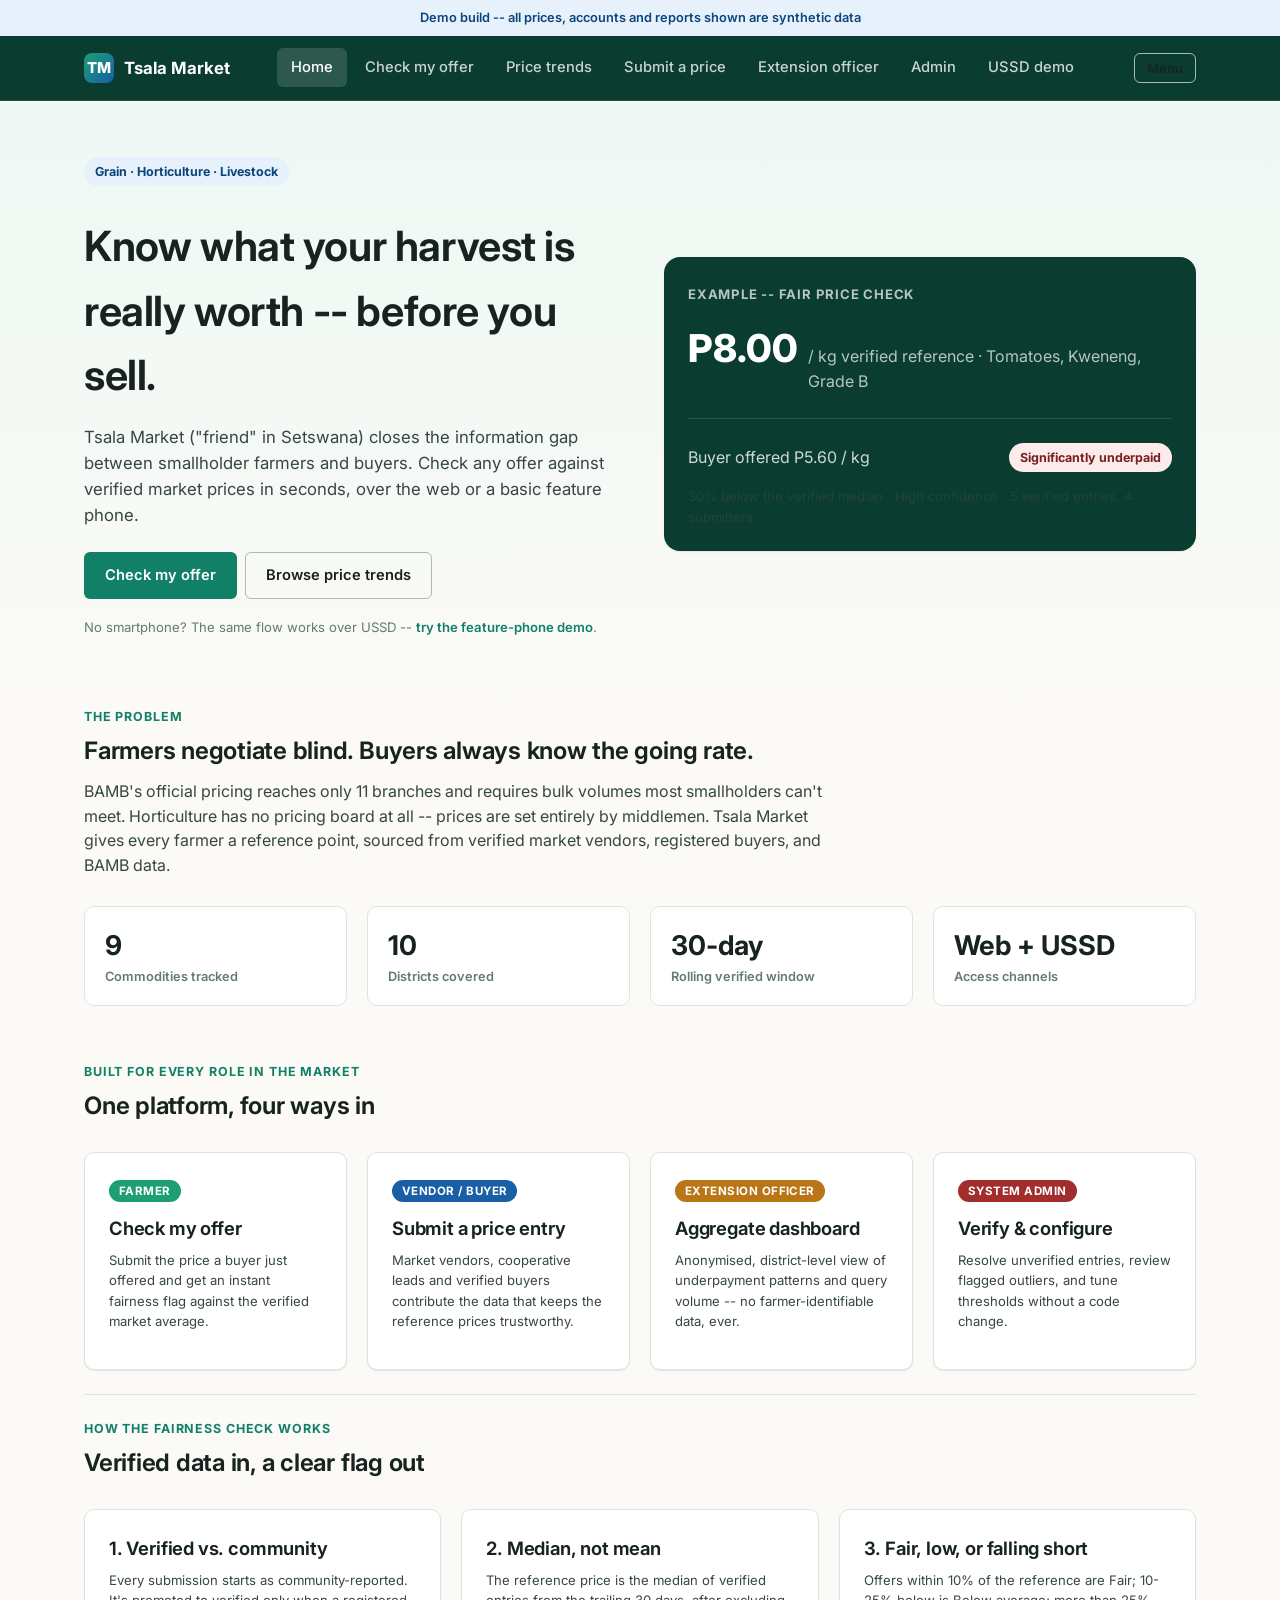
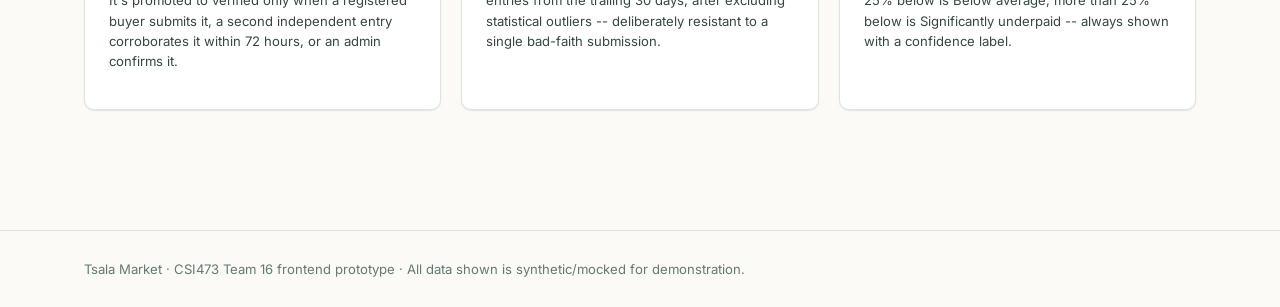
<file: index.html>
<!DOCTYPE html>
<html lang="en">
<head>
<meta charset="UTF-8">
<meta name="viewport" content="width=device-width, initial-scale=1.0">
<title>Tsala Market -- Fair prices for Botswana's smallholder farmers</title>
<link rel="icon" href="data:,">
<link rel="preconnect" href="https://fonts.googleapis.com">
<link href="https://fonts.googleapis.com/css2?family=Inter:wght@400;500;600;650;700;800&display=swap" rel="stylesheet">
<link rel="stylesheet" href="assets/css/styles.css">
</head>
<body>

<div id="app-nav"></div>

<header class="page" style="padding-top:56px; padding-bottom: 56px; background: linear-gradient(180deg, var(--brand-50), var(--paper-0));">
  <div class="container">
    <div class="grid grid-2" style="align-items:center; gap: 48px;">
      <div>
        <span class="badge badge-community" style="margin-bottom:16px;">Grain &middot; Horticulture &middot; Livestock</span>
        <h1 style="font-size:2.6rem; margin-top:12px;">Know what your harvest is really worth -- before you sell.</h1>
        <p style="font-size:1.05rem; max-width:520px;">
          Tsala Market ("friend" in Setswana) closes the information gap between smallholder farmers and buyers.
          Check any offer against verified market prices in seconds, over the web or a basic feature phone.
        </p>
        <div class="tag-row" style="margin-top:24px;">
          <a class="btn btn-primary" href="pages/check-price.html">Check my offer</a>
          <a class="btn btn-outline" href="pages/dashboard.html">Browse price trends</a>
        </div>
        <p class="small muted" style="margin-top:18px;">
          No smartphone? The same flow works over USSD --
          <a href="pages/ussd-simulator.html" style="color:var(--brand-700); font-weight:600;">try the feature-phone demo</a>.
        </p>
      </div>
      <div class="card" style="background: var(--brand-900); border: none;">
        <div style="color:#fff;">
          <span class="small" style="opacity:.7; font-weight:700; text-transform:uppercase; letter-spacing:.06em;">Example -- fair price check</span>
          <div style="display:flex; align-items:baseline; gap:10px; margin-top:14px;">
            <span style="font-size:2.4rem; font-weight:800;">P8.00</span>
            <span style="opacity:.7;">/ kg verified reference &middot; Tomatoes, Kweneng, Grade B</span>
          </div>
          <div class="divider" style="background:rgba(255,255,255,.12);"></div>
          <div style="display:flex; justify-content:space-between; align-items:center;">
            <span style="opacity:.8;">Buyer offered P5.60 / kg</span>
            <span class="badge badge-underpaid">Significantly underpaid</span>
          </div>
          <p class="small" style="opacity:.6; margin-top:14px; margin-bottom:0;">
            30% below the verified median &middot; High confidence &middot; 5 verified entries, 4 submitters
          </p>
        </div>
      </div>
    </div>
  </div>
</header>

<main class="page" style="padding-top:0;">
  <div class="container">

    <section class="section-head">
      <span class="eyebrow">The problem</span>
      <h2>Farmers negotiate blind. Buyers always know the going rate.</h2>
      <p style="max-width:760px;">
        BAMB's official pricing reaches only 11 branches and requires bulk volumes most smallholders can't meet.
        Horticulture has no pricing board at all -- prices are set entirely by middlemen. Tsala Market gives every
        farmer a reference point, sourced from verified market vendors, registered buyers, and BAMB data.
      </p>
    </section>

    <div class="grid grid-4" style="margin-bottom:56px;">
      <div class="stat"><div class="stat-value">9</div><div class="stat-label">Commodities tracked</div></div>
      <div class="stat"><div class="stat-value">10</div><div class="stat-label">Districts covered</div></div>
      <div class="stat"><div class="stat-value">30-day</div><div class="stat-label">Rolling verified window</div></div>
      <div class="stat"><div class="stat-value">Web + USSD</div><div class="stat-label">Access channels</div></div>
    </div>

    <section class="section-head">
      <span class="eyebrow">Built for every role in the market</span>
      <h2>One platform, four ways in</h2>
    </section>

    <div class="grid grid-4">
      <a class="card card-flat" href="pages/check-price.html">
        <span class="role-pill" style="background:var(--brand-600);">Farmer</span>
        <h3 style="margin-top:12px;">Check my offer</h3>
        <p class="small">Submit the price a buyer just offered and get an instant fairness flag against the verified market average.</p>
      </a>
      <a class="card card-flat" href="pages/submit-entry.html">
        <span class="role-pill" style="background:var(--blue-600);">Vendor / buyer</span>
        <h3 style="margin-top:12px;">Submit a price entry</h3>
        <p class="small">Market vendors, cooperative leads and verified buyers contribute the data that keeps the reference prices trustworthy.</p>
      </a>
      <a class="card card-flat" href="pages/extension-officer.html">
        <span class="role-pill" style="background:var(--amber-600);">Extension officer</span>
        <h3 style="margin-top:12px;">Aggregate dashboard</h3>
        <p class="small">Anonymised, district-level view of underpayment patterns and query volume -- no farmer-identifiable data, ever.</p>
      </a>
      <a class="card card-flat" href="pages/admin.html">
        <span class="role-pill" style="background:var(--danger-600);">System admin</span>
        <h3 style="margin-top:12px;">Verify &amp; configure</h3>
        <p class="small">Resolve unverified entries, review flagged outliers, and tune thresholds without a code change.</p>
      </a>
    </div>

    <div class="divider"></div>

    <section class="section-head">
      <span class="eyebrow">How the fairness check works</span>
      <h2>Verified data in, a clear flag out</h2>
    </section>
    <div class="grid grid-3">
      <div class="card card-flat">
        <h3>1. Verified vs. community</h3>
        <p class="small">Every submission starts as community-reported. It's promoted to verified only when a registered buyer submits it, a second independent entry corroborates it within 72 hours, or an admin confirms it.</p>
      </div>
      <div class="card card-flat">
        <h3>2. Median, not mean</h3>
        <p class="small">The reference price is the median of verified entries from the trailing 30 days, after excluding statistical outliers -- deliberately resistant to a single bad-faith submission.</p>
      </div>
      <div class="card card-flat">
        <h3>3. Fair, low, or falling short</h3>
        <p class="small">Offers within 10% of the reference are Fair; 10-25% below is Below average; more than 25% below is Significantly underpaid -- always shown with a confidence label.</p>
      </div>
    </div>

  </div>
</main>

<footer class="footer">
  <div class="container">
    Tsala Market &middot; CSI473 Team 16 frontend prototype &middot; All data shown is synthetic/mocked for demonstration.
  </div>
</footer>

<script src="assets/js/mock-data.js"></script>
<script src="assets/js/store.js"></script>
<script src="assets/js/nav.js"></script>
<script>renderNav("", "home");</script>
</body>
</html>
</file>
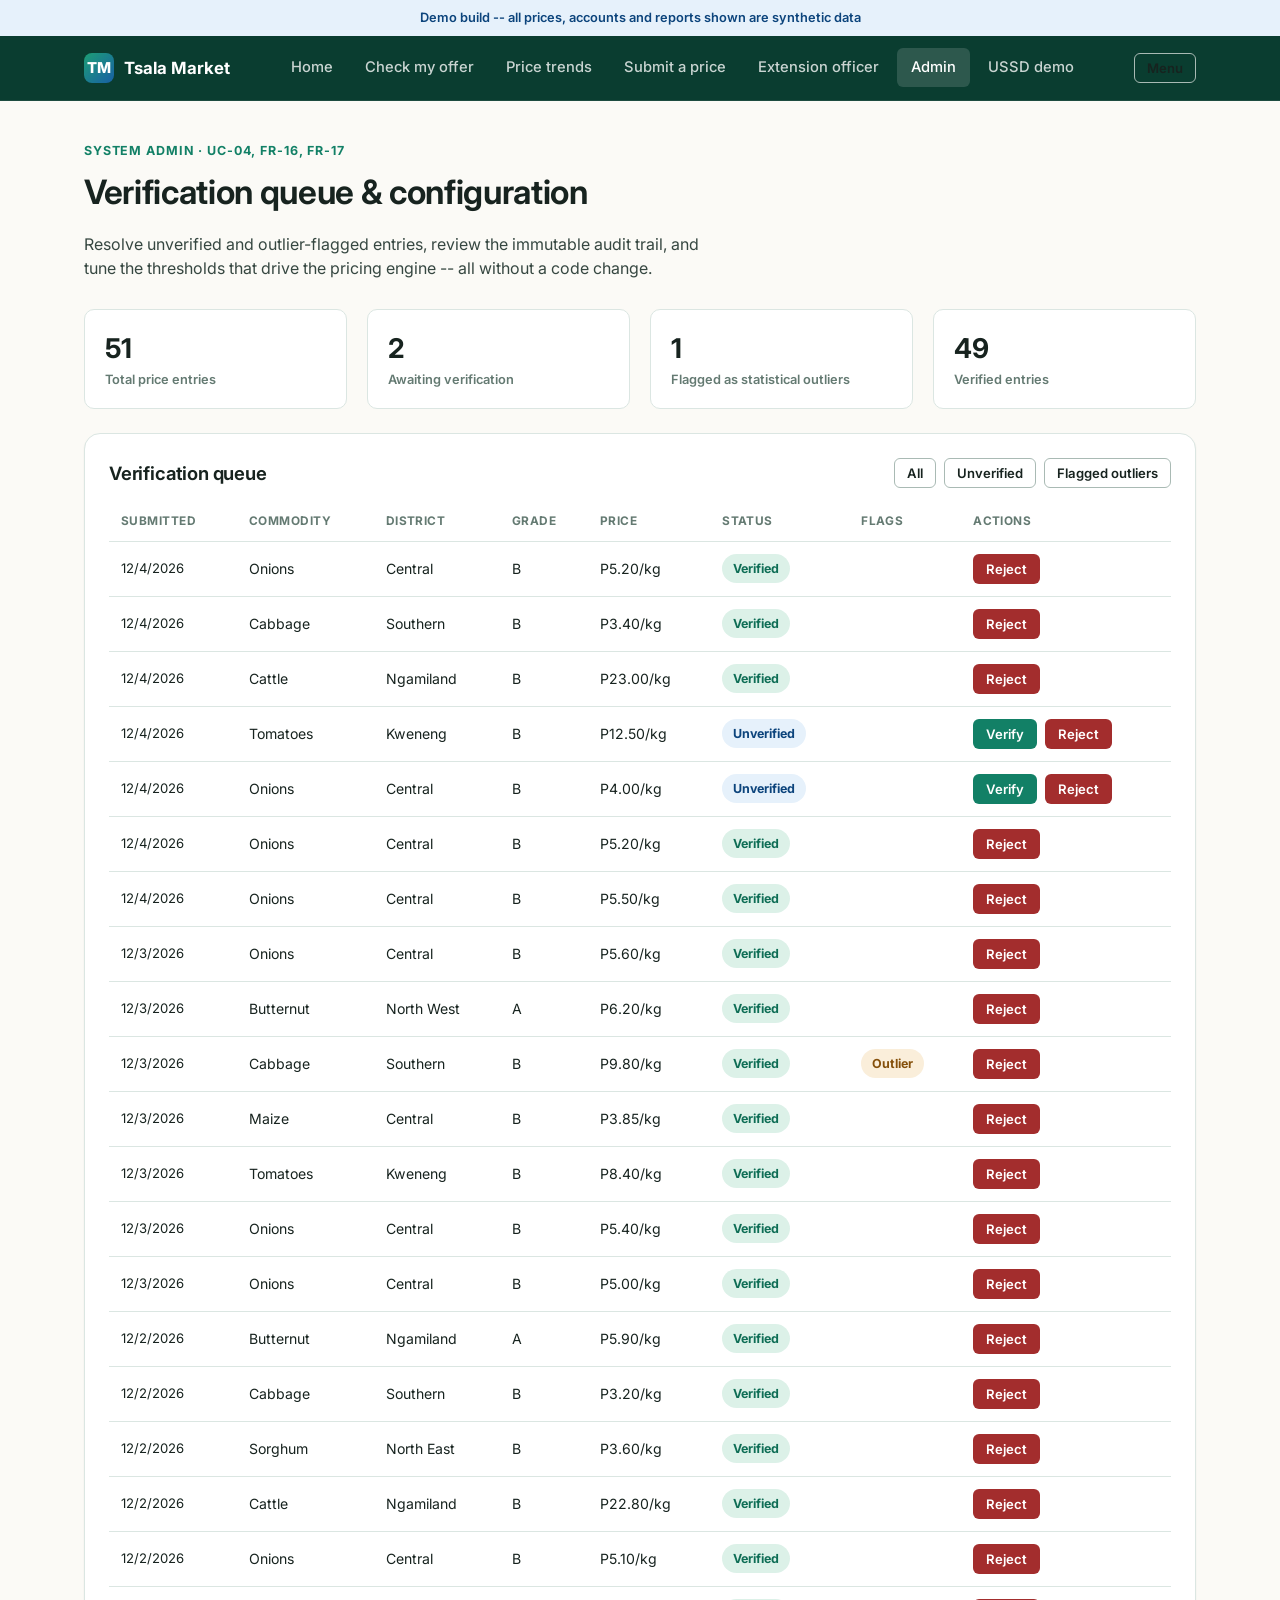
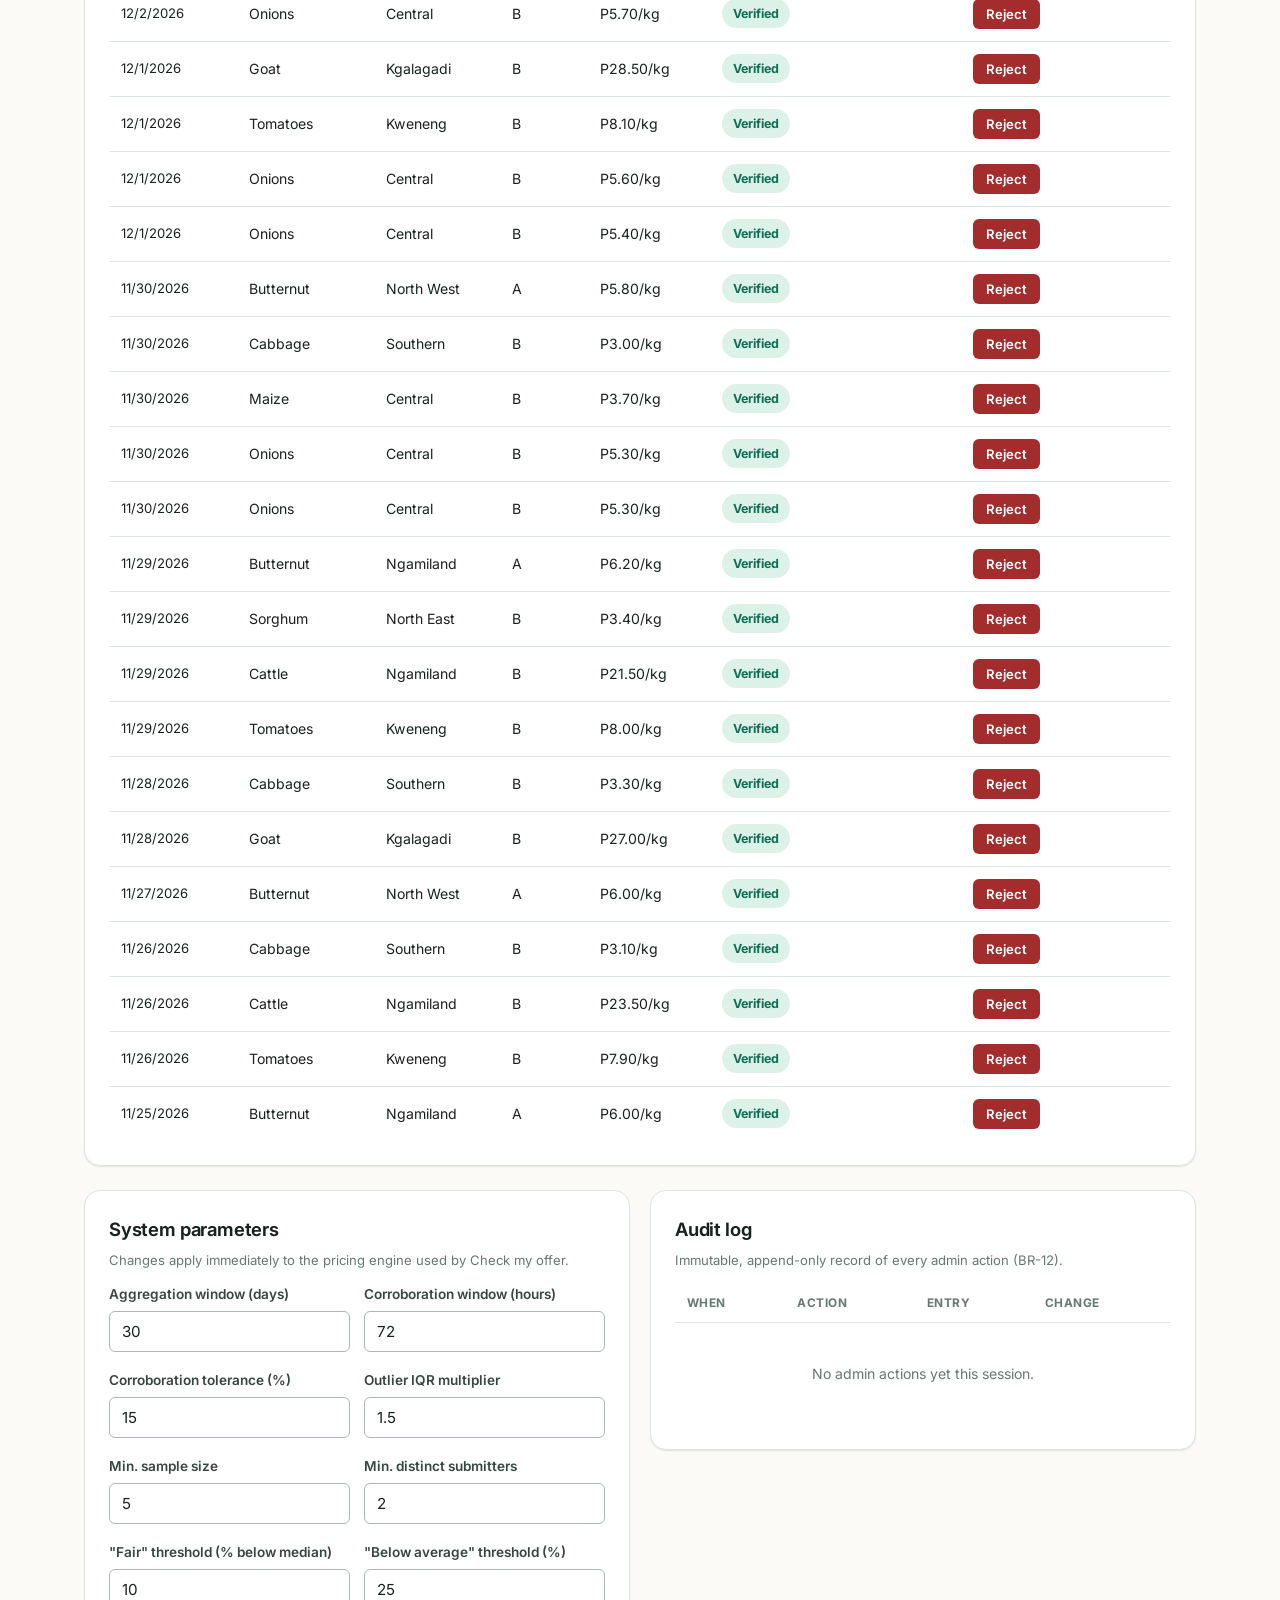
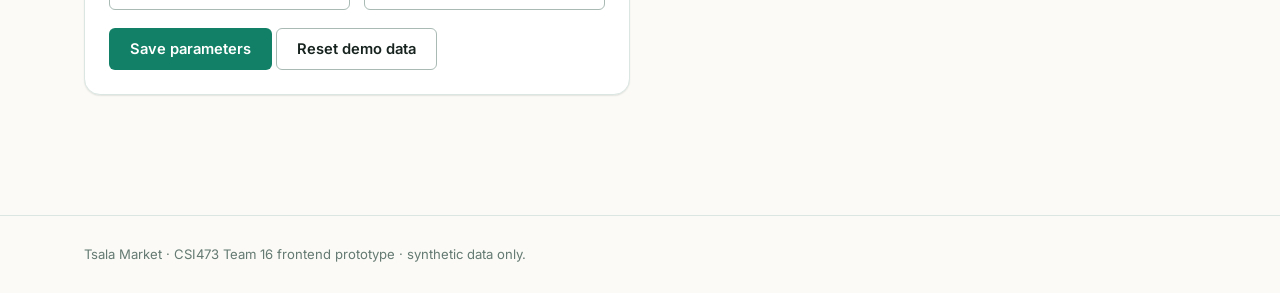
<file: pages/admin.html>
<!DOCTYPE html>
<html lang="en">
<head>
<meta charset="UTF-8">
<meta name="viewport" content="width=device-width, initial-scale=1.0">
<title>Admin -- Tsala Market</title>
<link rel="icon" href="data:,">
<link rel="preconnect" href="https://fonts.googleapis.com">
<link href="https://fonts.googleapis.com/css2?family=Inter:wght@400;500;600;650;700;800&display=swap" rel="stylesheet">
<link rel="stylesheet" href="../assets/css/styles.css">
</head>
<body>

<div id="app-nav"></div>

<main class="page">
  <div class="container">
    <div class="section-head">
      <span class="eyebrow">System admin &middot; UC-04, FR-16, FR-17</span>
      <h1>Verification queue &amp; configuration</h1>
      <p style="max-width:640px;">Resolve unverified and outlier-flagged entries, review the immutable audit trail, and tune the thresholds that drive the pricing engine -- all without a code change.</p>
    </div>

    <div class="grid grid-4" style="margin-bottom:24px;" id="admin-stats"></div>

    <div class="card" style="margin-bottom:24px;">
      <div style="display:flex; align-items:center; justify-content:space-between; margin-bottom:14px;">
        <h3 style="margin:0;">Verification queue</h3>
        <div class="tag-row">
          <button class="btn btn-outline btn-sm" id="filter-all">All</button>
          <button class="btn btn-outline btn-sm" id="filter-unverified">Unverified</button>
          <button class="btn btn-outline btn-sm" id="filter-outliers">Flagged outliers</button>
        </div>
      </div>
      <div class="table-wrap">
        <table>
          <thead><tr><th>Submitted</th><th>Commodity</th><th>District</th><th>Grade</th><th>Price</th><th>Status</th><th>Flags</th><th>Actions</th></tr></thead>
          <tbody id="queue-body"></tbody>
        </table>
      </div>
    </div>

    <div class="grid grid-2" style="align-items:start;">
      <div class="card">
        <h3>System parameters</h3>
        <p class="small muted">Changes apply immediately to the pricing engine used by Check my offer.</p>
        <form id="params-form">
          <div class="field-row">
            <div class="field">
              <label>Aggregation window (days)</label>
              <input type="number" id="p-window" min="1" step="1">
            </div>
            <div class="field">
              <label>Corroboration window (hours)</label>
              <input type="number" id="p-corrhours" min="1" step="1">
            </div>
          </div>
          <div class="field-row">
            <div class="field">
              <label>Corroboration tolerance (%)</label>
              <input type="number" id="p-corrtol" min="0" step="1">
            </div>
            <div class="field">
              <label>Outlier IQR multiplier</label>
              <input type="number" id="p-iqr" min="0.5" step="0.1">
            </div>
          </div>
          <div class="field-row">
            <div class="field">
              <label>Min. sample size</label>
              <input type="number" id="p-minsample" min="1" step="1">
            </div>
            <div class="field">
              <label>Min. distinct submitters</label>
              <input type="number" id="p-minsub" min="1" step="1">
            </div>
          </div>
          <div class="field-row">
            <div class="field">
              <label>"Fair" threshold (% below median)</label>
              <input type="number" id="p-fair" min="0" step="1">
            </div>
            <div class="field">
              <label>"Below average" threshold (%)</label>
              <input type="number" id="p-below" min="0" step="1">
            </div>
          </div>
          <button class="btn btn-primary" type="submit">Save parameters</button>
          <button class="btn btn-outline" type="button" id="reset-demo">Reset demo data</button>
        </form>
      </div>

      <div class="card">
        <h3>Audit log</h3>
        <p class="small muted">Immutable, append-only record of every admin action (BR-12).</p>
        <div class="table-wrap" style="max-height:420px; overflow-y:auto;">
          <table>
            <thead><tr><th>When</th><th>Action</th><th>Entry</th><th>Change</th></tr></thead>
            <tbody id="audit-body"></tbody>
          </table>
        </div>
      </div>
    </div>
  </div>
</main>

<footer class="footer">
  <div class="container">Tsala Market &middot; CSI473 Team 16 frontend prototype &middot; synthetic data only.</div>
</footer>

<script src="../assets/js/mock-data.js"></script>
<script src="../assets/js/store.js"></script>
<script src="../assets/js/pricing-engine.js"></script>
<script src="../assets/js/nav.js"></script>
<script src="../assets/js/admin.js"></script>
<script>renderNav("../", "admin");</script>
</body>
</html>
</file>
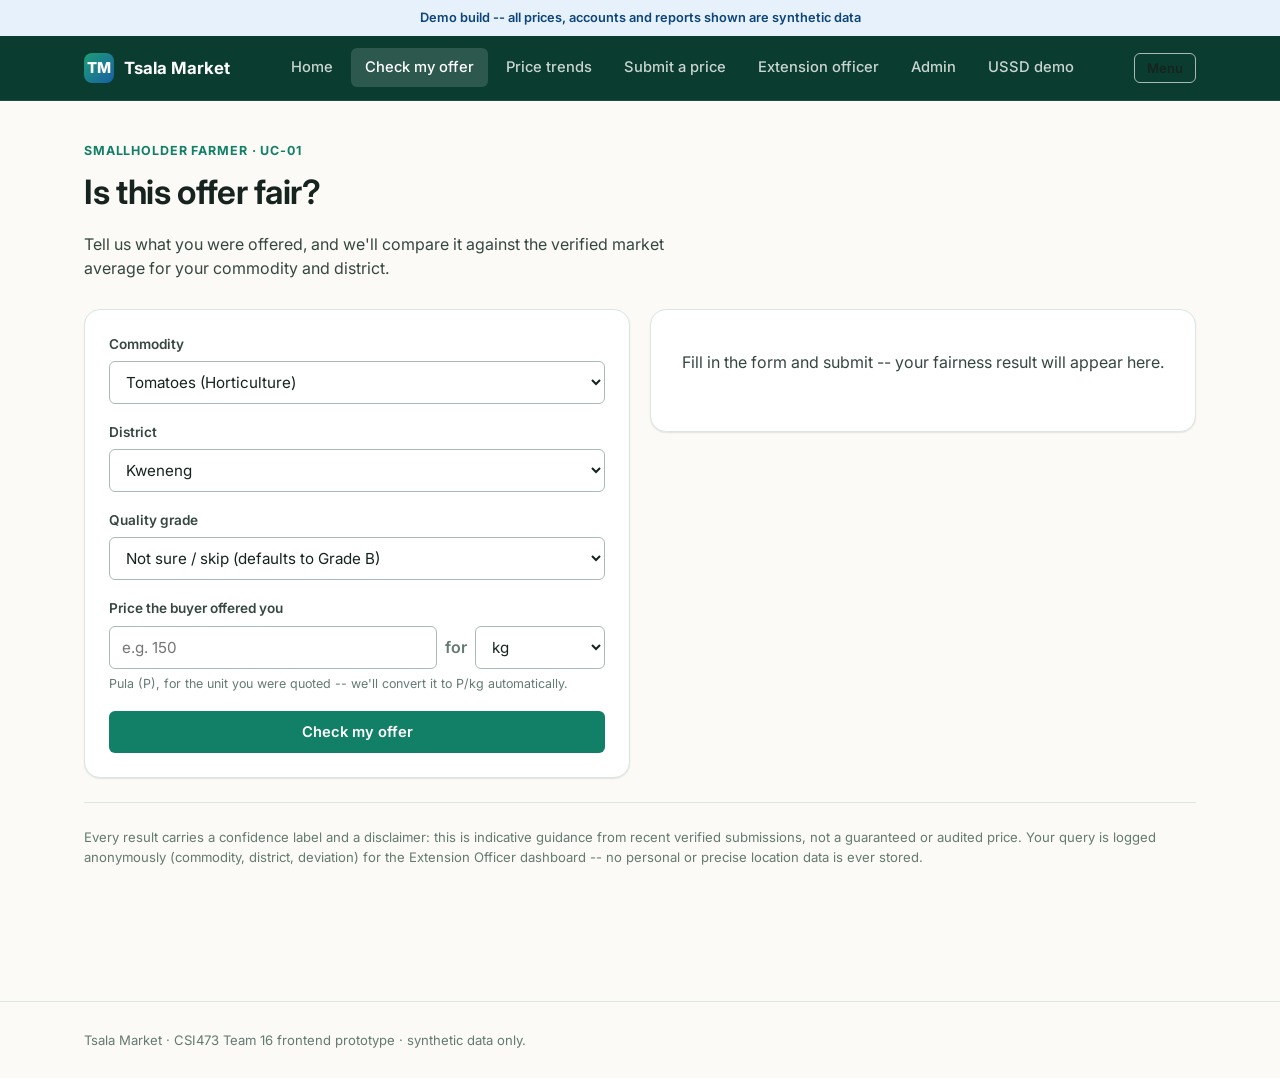
<file: pages/check-price.html>
<!DOCTYPE html>
<html lang="en">
<head>
<meta charset="UTF-8">
<meta name="viewport" content="width=device-width, initial-scale=1.0">
<title>Check my offer -- Tsala Market</title>
<link rel="icon" href="data:,">
<link rel="preconnect" href="https://fonts.googleapis.com">
<link href="https://fonts.googleapis.com/css2?family=Inter:wght@400;500;600;650;700;800&display=swap" rel="stylesheet">
<link rel="stylesheet" href="../assets/css/styles.css">
</head>
<body>

<div id="app-nav"></div>

<main class="page">
  <div class="container">
    <div class="section-head">
      <span class="eyebrow">Smallholder farmer &middot; UC-01</span>
      <h1>Is this offer fair?</h1>
      <p style="max-width:600px;">Tell us what you were offered, and we'll compare it against the verified market average for your commodity and district.</p>
    </div>

    <div class="grid grid-2" style="align-items:start;">
      <form class="card" id="check-form">
        <div class="field">
          <label for="commodity">Commodity</label>
          <select id="commodity" required></select>
        </div>
        <div class="field">
          <label for="district">District</label>
          <select id="district" required></select>
        </div>
        <div class="field">
          <label for="grade">Quality grade</label>
          <select id="grade">
            <option value="">Not sure / skip (defaults to Grade B)</option>
            <option value="A">Grade A -- premium</option>
            <option value="B">Grade B -- standard</option>
            <option value="C">Grade C -- below standard</option>
          </select>
        </div>
        <div class="field">
          <label for="amount">Price the buyer offered you</label>
          <div class="input-group">
            <input type="number" id="amount" min="0" step="0.01" placeholder="e.g. 150" required>
            <span style="display:flex;align-items:center;color:var(--ink-500);font-weight:600;">for</span>
            <select id="unit" required></select>
          </div>
          <div class="hint">Pula (P), for the unit you were quoted -- we'll convert it to P/kg automatically.</div>
        </div>
        <button class="btn btn-primary btn-block" type="submit">Check my offer</button>
      </form>

      <div id="result-panel" class="card empty-state">
        <p>Fill in the form and submit -- your fairness result will appear here.</p>
      </div>
    </div>

    <div class="divider"></div>
    <p class="small muted">
      Every result carries a confidence label and a disclaimer: this is indicative guidance from recent verified
      submissions, not a guaranteed or audited price. Your query is logged anonymously (commodity, district, deviation)
      for the Extension Officer dashboard -- no personal or precise location data is ever stored.
    </p>
  </div>
</main>

<footer class="footer">
  <div class="container">Tsala Market &middot; CSI473 Team 16 frontend prototype &middot; synthetic data only.</div>
</footer>

<script src="../assets/js/mock-data.js"></script>
<script src="../assets/js/store.js"></script>
<script src="../assets/js/pricing-engine.js"></script>
<script src="../assets/js/nav.js"></script>
<script src="../assets/js/check-price.js"></script>
<script>renderNav("../", "check");</script>
</body>
</html>
</file>
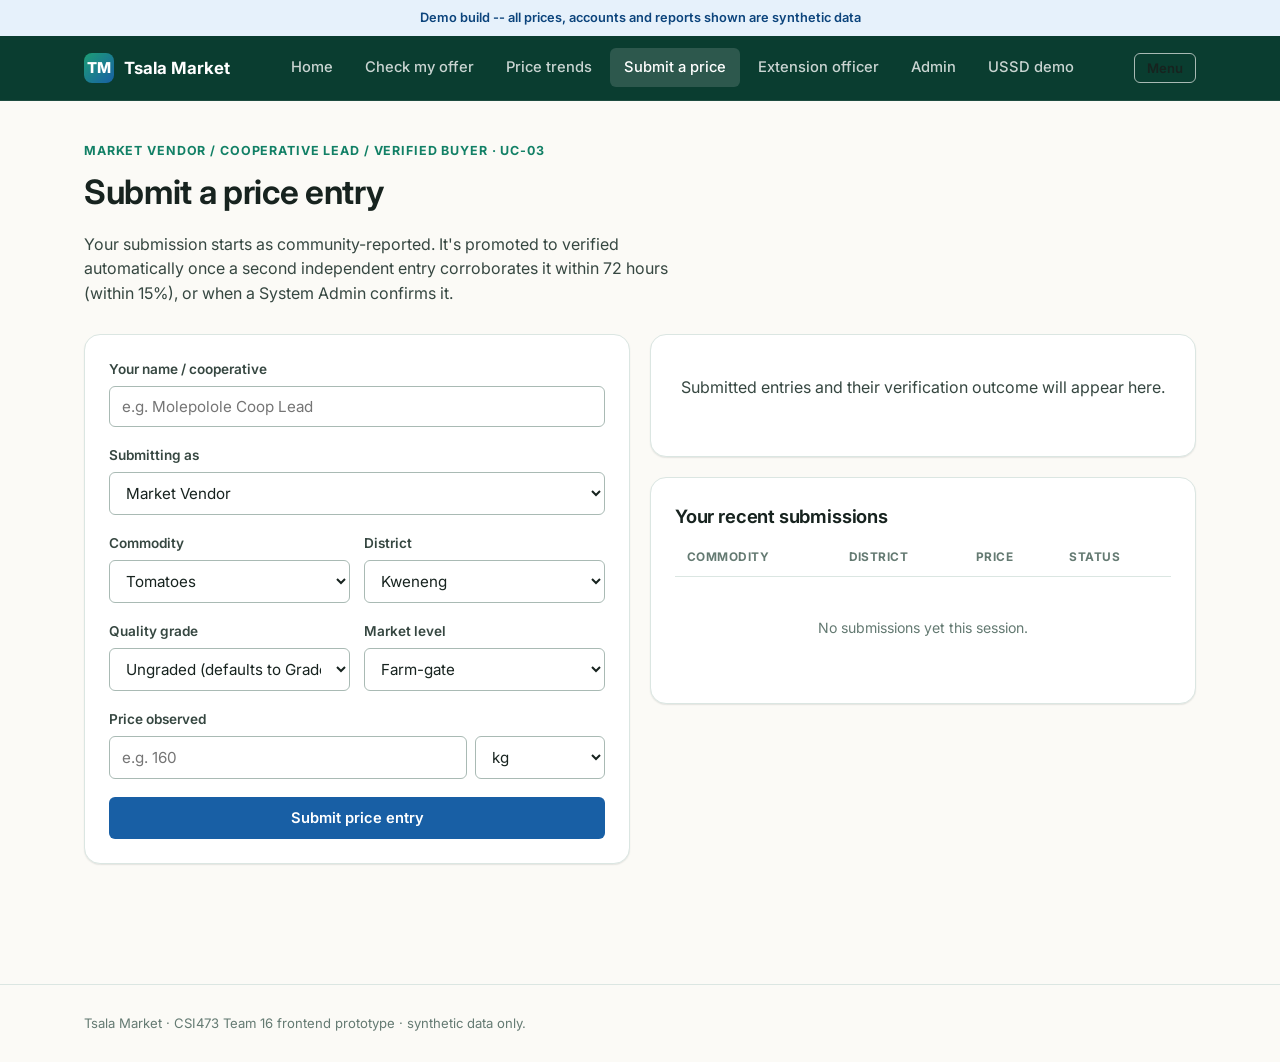
<file: pages/submit-entry.html>
<!DOCTYPE html>
<html lang="en">
<head>
<meta charset="UTF-8">
<meta name="viewport" content="width=device-width, initial-scale=1.0">
<title>Submit a price entry -- Tsala Market</title>
<link rel="icon" href="data:,">
<link rel="preconnect" href="https://fonts.googleapis.com">
<link href="https://fonts.googleapis.com/css2?family=Inter:wght@400;500;600;650;700;800&display=swap" rel="stylesheet">
<link rel="stylesheet" href="../assets/css/styles.css">
</head>
<body>

<div id="app-nav"></div>

<main class="page">
  <div class="container">
    <div class="section-head">
      <span class="eyebrow">Market vendor / cooperative lead / verified buyer &middot; UC-03</span>
      <h1>Submit a price entry</h1>
      <p style="max-width:620px;">Your submission starts as community-reported. It's promoted to verified automatically once a second independent entry corroborates it within 72 hours (within 15%), or when a System Admin confirms it.</p>
    </div>

    <div class="grid grid-2" style="align-items:start;">
      <form class="card" id="submit-form">
        <div class="field">
          <label for="submitter-name">Your name / cooperative</label>
          <input type="text" id="submitter-name" placeholder="e.g. Molepolole Coop Lead" required>
        </div>
        <div class="field">
          <label for="role">Submitting as</label>
          <select id="role">
            <option>Market Vendor</option>
            <option>Cooperative Lead</option>
            <option>Verified Buyer</option>
          </select>
        </div>
        <div class="field-row">
          <div class="field">
            <label for="commodity">Commodity</label>
            <select id="commodity"></select>
          </div>
          <div class="field">
            <label for="district">District</label>
            <select id="district"></select>
          </div>
        </div>
        <div class="field-row">
          <div class="field">
            <label for="grade">Quality grade</label>
            <select id="grade">
              <option value="">Ungraded (defaults to Grade B)</option>
              <option value="A">Grade A</option>
              <option value="B">Grade B</option>
              <option value="C">Grade C</option>
            </select>
          </div>
          <div class="field">
            <label for="market-level">Market level</label>
            <select id="market-level">
              <option value="FarmGate">Farm-gate</option>
              <option value="Wholesale">Wholesale / municipal</option>
              <option value="Retail">Retail</option>
            </select>
          </div>
        </div>
        <div class="field">
          <label for="amount">Price observed</label>
          <div class="input-group">
            <input type="number" id="amount" min="0" step="0.01" placeholder="e.g. 160" required>
            <select id="unit" required></select>
          </div>
        </div>
        <button class="btn btn-secondary btn-block" type="submit">Submit price entry</button>
      </form>

      <div>
        <div id="submit-result" class="card empty-state" style="margin-bottom:20px;">
          <p>Submitted entries and their verification outcome will appear here.</p>
        </div>
        <div class="card">
          <h3>Your recent submissions</h3>
          <div class="table-wrap">
            <table>
              <thead><tr><th>Commodity</th><th>District</th><th>Price</th><th>Status</th></tr></thead>
              <tbody id="my-entries-body"></tbody>
            </table>
          </div>
        </div>
      </div>
    </div>
  </div>
</main>

<footer class="footer">
  <div class="container">Tsala Market &middot; CSI473 Team 16 frontend prototype &middot; synthetic data only.</div>
</footer>

<script src="../assets/js/mock-data.js"></script>
<script src="../assets/js/store.js"></script>
<script src="../assets/js/pricing-engine.js"></script>
<script src="../assets/js/nav.js"></script>
<script src="../assets/js/submit-entry.js"></script>
<script>renderNav("../", "submit");</script>
</body>
</html>
</file>
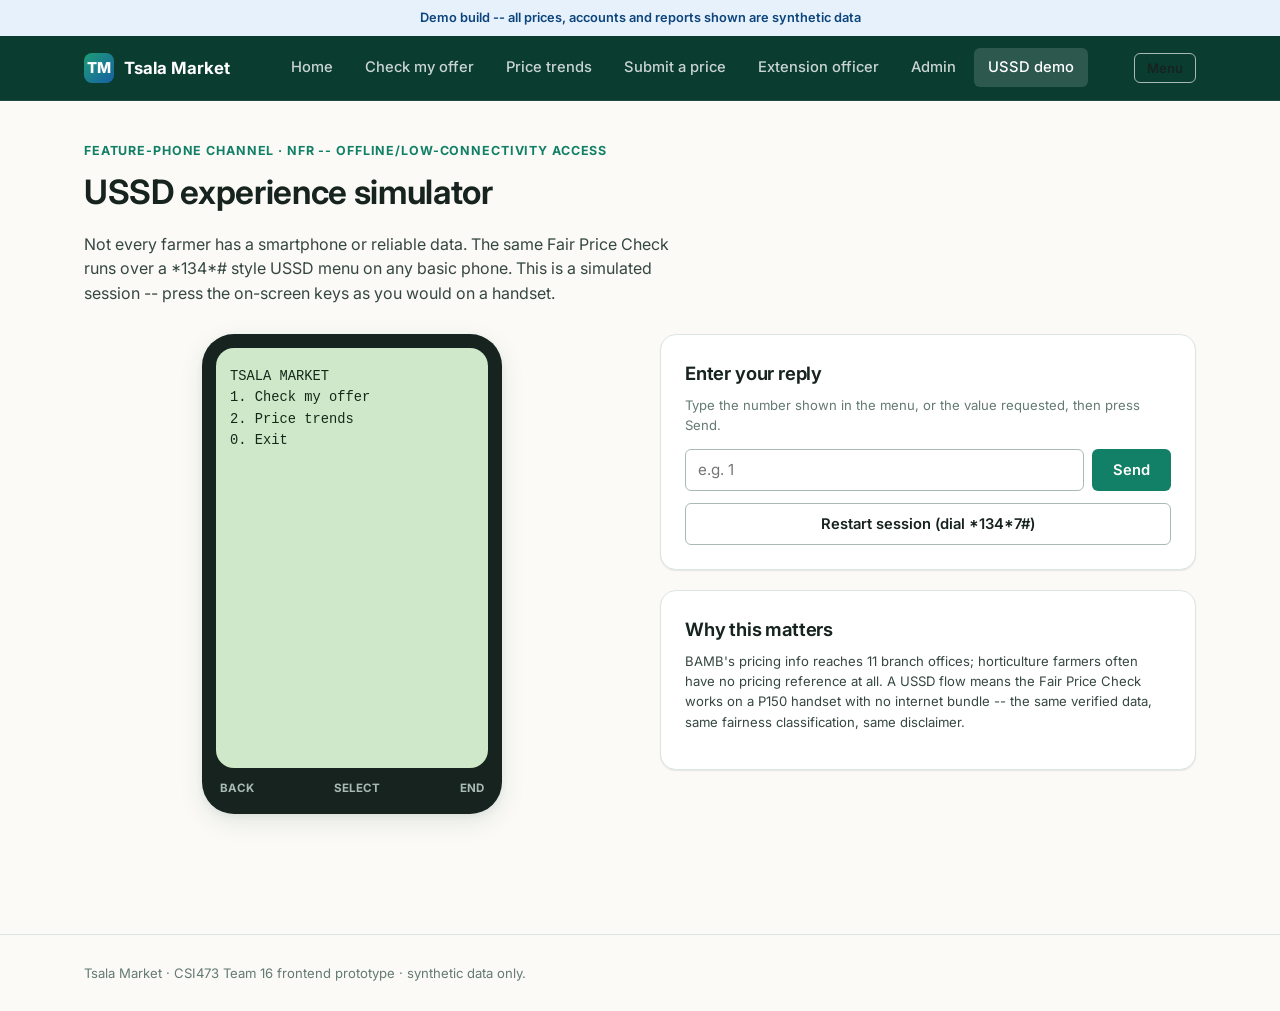
<file: pages/ussd-simulator.html>
<!DOCTYPE html>
<html lang="en">
<head>
<meta charset="UTF-8">
<meta name="viewport" content="width=device-width, initial-scale=1.0">
<title>USSD demo -- Tsala Market</title>
<link rel="icon" href="data:,">
<link rel="preconnect" href="https://fonts.googleapis.com">
<link href="https://fonts.googleapis.com/css2?family=Inter:wght@400;500;600;650;700;800&display=swap" rel="stylesheet">
<link rel="stylesheet" href="../assets/css/styles.css">
</head>
<body>

<div id="app-nav"></div>

<main class="page">
  <div class="container">
    <div class="section-head">
      <span class="eyebrow">Feature-phone channel &middot; NFR -- offline/low-connectivity access</span>
      <h1>USSD experience simulator</h1>
      <p style="max-width:620px;">
        Not every farmer has a smartphone or reliable data. The same Fair Price Check runs over a *134*# style USSD
        menu on any basic phone. This is a simulated session -- press the on-screen keys as you would on a handset.
      </p>
    </div>

    <div class="grid grid-2" style="align-items:start; gap:40px;">
      <div class="phone">
        <div class="phone-screen" id="ussd-screen">Dial *134*7# to begin...</div>
        <div class="phone-keys">
          <span class="phone-key">Back</span>
          <span class="phone-key">Select</span>
          <span class="phone-key">End</span>
        </div>
      </div>

      <div>
        <div class="card">
          <h3>Enter your reply</h3>
          <p class="small muted">Type the number shown in the menu, or the value requested, then press Send.</p>
          <div class="input-group">
            <input type="text" id="ussd-input" placeholder="e.g. 1">
            <button class="btn btn-primary" id="ussd-send">Send</button>
          </div>
          <button class="btn btn-outline btn-block" id="ussd-restart" style="margin-top:12px;">Restart session (dial *134*7#)</button>
        </div>
        <div class="card" style="margin-top:20px;">
          <h3>Why this matters</h3>
          <p class="small">
            BAMB's pricing info reaches 11 branch offices; horticulture farmers often have no pricing reference at all.
            A USSD flow means the Fair Price Check works on a P150 handset with no internet bundle -- the same
            verified data, same fairness classification, same disclaimer.
          </p>
        </div>
      </div>
    </div>
  </div>
</main>

<footer class="footer">
  <div class="container">Tsala Market &middot; CSI473 Team 16 frontend prototype &middot; synthetic data only.</div>
</footer>

<script src="../assets/js/mock-data.js"></script>
<script src="../assets/js/store.js"></script>
<script src="../assets/js/pricing-engine.js"></script>
<script src="../assets/js/nav.js"></script>
<script src="../assets/js/ussd-simulator.js"></script>
<script>renderNav("../", "ussd");</script>
</body>
</html>
</file>
<file: assets/css/styles.css>
/* ==========================================================================
   Tsala Market -- Design system
   Theme rationale:
   - Deep teal/green  : growth, agriculture, trust           (primary brand)
   - Botswana blue    : the national flag's sky/water blue    (secondary)
   - Harvest amber     : sun, grain, the "Below Average" flag  (warning)
   - Earth terracotta  : farm-gate soil tone, "Significantly
                          Underpaid" flag                      (danger)
   - Warm cream/paper  : neutral backgrounds, feature-phone
                          friendly high contrast text
   ========================================================================== */

:root {
  --brand-900: #0a3d30;
  --brand-800: #0f6e56;
  --brand-700: #128066;
  --brand-600: #1d9e75;
  --brand-100: #dcf1e8;
  --brand-50:  #eef8f4;

  --blue-700: #0c447c;
  --blue-600: #185fa5;
  --blue-100: #e6f1fb;

  --amber-700: #85500b;
  --amber-600: #ba7517;
  --amber-500: #ef9f27;
  --amber-100: #faeeda;

  --danger-700: #791f1f;
  --danger-600: #a32d2d;
  --danger-500: #e24b4a;
  --danger-100: #fcebeb;

  --ink-900: #17231f;
  --ink-700: #364741;
  --ink-500: #647a72;
  --ink-300: #a9bab4;
  --ink-100: #dbe6e2;

  --paper-0: #fbfaf6;
  --paper-1: #ffffff;
  --paper-2: #f2f1ea;

  --radius-sm: 6px;
  --radius-md: 10px;
  --radius-lg: 16px;
  --shadow-1: 0 1px 2px rgba(23, 35, 31, 0.06), 0 1px 1px rgba(23, 35, 31, 0.04);
  --shadow-2: 0 8px 24px rgba(10, 61, 48, 0.10), 0 2px 6px rgba(10, 61, 48, 0.06);

  --font-sans: "Inter", -apple-system, BlinkMacSystemFont, "Segoe UI", Roboto, Helvetica, Arial, sans-serif;
}

* { box-sizing: border-box; }
html, body { margin: 0; padding: 0; }

body {
  font-family: var(--font-sans);
  background: var(--paper-0);
  color: var(--ink-900);
  line-height: 1.55;
  -webkit-font-smoothing: antialiased;
}

a { color: inherit; text-decoration: none; }

h1, h2, h3, h4 { margin: 0 0 0.4em 0; font-weight: 650; letter-spacing: -0.01em; color: var(--ink-900); }
h1 { font-size: 2.1rem; }
h2 { font-size: 1.5rem; }
h3 { font-size: 1.15rem; }
p  { margin: 0 0 1em 0; color: var(--ink-700); }

.container { max-width: 1160px; margin: 0 auto; padding: 0 24px; }

/* ---------- Top navigation ---------- */
.topbar {
  position: sticky; top: 0; z-index: 40;
  background: var(--brand-900);
  color: #fff;
  border-bottom: 1px solid rgba(255,255,255,0.08);
}
.topbar-inner {
  display: flex; align-items: center; justify-content: space-between;
  height: 64px; max-width: 1160px; margin: 0 auto; padding: 0 24px;
}
.brand { display: flex; align-items: center; gap: 10px; font-weight: 700; font-size: 1.05rem; color: #fff; }
.brand-mark {
  width: 30px; height: 30px; border-radius: 8px;
  background: linear-gradient(135deg, var(--brand-600), var(--blue-600));
  display: flex; align-items: center; justify-content: center;
  font-size: 15px; font-weight: 800; color: #fff;
}
.nav-links { display: flex; gap: 4px; align-items: center; }
.nav-links a {
  padding: 8px 14px; border-radius: var(--radius-sm); font-size: 0.92rem; font-weight: 500;
  color: rgba(255,255,255,0.78); transition: background .15s, color .15s;
  white-space: nowrap;
}
.nav-links a:hover { background: rgba(255,255,255,0.08); color: #fff; }
.nav-links a.active { background: rgba(255,255,255,0.14); color: #fff; }
.nav-toggle { display: none; }

.role-pill {
  font-size: 0.72rem; font-weight: 700; text-transform: uppercase; letter-spacing: .04em;
  background: var(--brand-600); color: #fff; padding: 4px 10px; border-radius: 999px;
}

/* ---------- Layout helpers ---------- */
.page { padding: 40px 0 80px; }
.section-head { margin-bottom: 28px; }
.section-head .eyebrow {
  font-size: 0.78rem; font-weight: 700; letter-spacing: .07em; text-transform: uppercase;
  color: var(--brand-700); margin-bottom: 6px; display: block;
}
.grid { display: grid; gap: 20px; }
.grid-2 { grid-template-columns: repeat(2, 1fr); }
.grid-3 { grid-template-columns: repeat(3, 1fr); }
.grid-4 { grid-template-columns: repeat(4, 1fr); }
@media (max-width: 900px) { .grid-2, .grid-3, .grid-4 { grid-template-columns: 1fr; } }

/* ---------- Card ---------- */
.card {
  background: var(--paper-1);
  border: 1px solid var(--ink-100);
  border-radius: var(--radius-lg);
  padding: 24px;
  box-shadow: var(--shadow-1);
}
.card-flat { border-radius: var(--radius-md); }

/* ---------- Buttons ---------- */
.btn {
  display: inline-flex; align-items: center; justify-content: center; gap: 8px;
  font-family: var(--font-sans); font-size: 0.92rem; font-weight: 600;
  padding: 11px 20px; border-radius: var(--radius-sm); border: 1px solid transparent;
  cursor: pointer; transition: transform .05s ease, background .15s, border-color .15s;
}
.btn:active { transform: translateY(1px); }
.btn-primary { background: var(--brand-700); color: #fff; }
.btn-primary:hover { background: var(--brand-800); }
.btn-secondary { background: var(--blue-600); color: #fff; }
.btn-secondary:hover { background: var(--blue-700); }
.btn-outline { background: transparent; border-color: var(--ink-300); color: var(--ink-900); }
.btn-outline:hover { border-color: var(--brand-700); color: var(--brand-800); }
.btn-block { width: 100%; }
.btn-sm { padding: 6px 12px; font-size: 0.82rem; }
.btn-danger { background: var(--danger-600); color: #fff; }
.btn-danger:hover { background: var(--danger-700); }
.btn[disabled] { opacity: .5; cursor: not-allowed; }

/* ---------- Forms ---------- */
label { display: block; font-size: 0.85rem; font-weight: 600; color: var(--ink-700); margin-bottom: 6px; }
.field { margin-bottom: 18px; }
.field-row { display: grid; grid-template-columns: 1fr 1fr; gap: 14px; }
select, input[type="text"], input[type="number"] {
  width: 100%; font-family: var(--font-sans); font-size: 0.95rem;
  padding: 10px 12px; border: 1px solid var(--ink-300); border-radius: var(--radius-sm);
  background: var(--paper-1); color: var(--ink-900);
}
select:focus, input:focus { outline: none; border-color: var(--brand-600); box-shadow: 0 0 0 3px var(--brand-100); }
.hint { font-size: 0.78rem; color: var(--ink-500); margin-top: 5px; }
.input-group { display: flex; gap: 8px; }
.input-group select { max-width: 130px; }

/* ---------- Badges / flags ---------- */
.badge {
  display: inline-flex; align-items: center; gap: 6px;
  font-size: 0.78rem; font-weight: 700; padding: 5px 11px; border-radius: 999px;
}
.badge-fair { background: var(--brand-100); color: var(--brand-900); }
.badge-below { background: var(--amber-100); color: var(--amber-700); }
.badge-underpaid { background: var(--danger-100); color: var(--danger-700); }
.badge-neutral { background: var(--ink-100); color: var(--ink-700); }
.badge-verified { background: var(--brand-100); color: var(--brand-800); }
.badge-community { background: var(--blue-100); color: var(--blue-700); }
.badge-rejected { background: var(--danger-100); color: var(--danger-700); }
.badge-high { background: var(--brand-100); color: var(--brand-800); }
.badge-medium { background: var(--amber-100); color: var(--amber-700); }
.badge-low { background: var(--ink-100); color: var(--ink-700); }
.dot { width: 8px; height: 8px; border-radius: 50%; display: inline-block; }
.dot-fair { background: var(--brand-600); }
.dot-below { background: var(--amber-500); }
.dot-underpaid { background: var(--danger-500); }

/* ---------- Tables ---------- */
table { width: 100%; border-collapse: collapse; font-size: 0.88rem; }
th { text-align: left; font-size: 0.74rem; text-transform: uppercase; letter-spacing: .04em;
     color: var(--ink-500); padding: 10px 12px; border-bottom: 1px solid var(--ink-100); }
td { padding: 12px; border-bottom: 1px solid var(--ink-100); color: var(--ink-900); vertical-align: middle; }
tr:last-child td { border-bottom: none; }
.table-wrap { overflow-x: auto; }

/* ---------- Stat tiles ---------- */
.stat { padding: 18px 20px; border-radius: var(--radius-md); background: var(--paper-1); border: 1px solid var(--ink-100); }
.stat .stat-value { font-size: 1.7rem; font-weight: 700; color: var(--ink-900); }
.stat .stat-label { font-size: 0.8rem; color: var(--ink-500); font-weight: 600; }

/* ---------- Result panel (Fair Price Check) ---------- */
.result-flag {
  display: flex; align-items: center; justify-content: center; gap: 10px;
  padding: 22px; border-radius: var(--radius-lg); text-align: center;
}
.result-flag.fair { background: var(--brand-50); border: 1px solid var(--brand-100); }
.result-flag.below { background: var(--amber-100); border: 1px solid #f2d9a8; }
.result-flag.underpaid { background: var(--danger-100); border: 1px solid #f3c6c6; }
.result-flag .flag-title { font-size: 1.3rem; font-weight: 800; }
.result-flag.fair .flag-title { color: var(--brand-900); }
.result-flag.below .flag-title { color: var(--amber-700); }
.result-flag.underpaid .flag-title { color: var(--danger-700); }

.disclaimer {
  font-size: 0.8rem; color: var(--ink-500); background: var(--paper-2);
  border-radius: var(--radius-sm); padding: 12px 14px; margin-top: 16px;
}

/* ---------- USSD simulator ---------- */
.phone {
  width: 300px; margin: 0 auto; border-radius: 32px; background: #17231f;
  padding: 14px; box-shadow: var(--shadow-2);
}
.phone-screen {
  background: #cfe8c9; border-radius: 18px; padding: 18px 14px; min-height: 420px;
  font-family: "Courier New", monospace; color: #16281a; font-size: 0.86rem; white-space: pre-wrap;
  display: flex; flex-direction: column; justify-content: space-between;
}
.phone-keys { display: flex; justify-content: space-between; padding: 12px 4px 2px; }
.phone-key {
  color: var(--ink-300); font-size: 0.72rem; font-weight: 700; text-transform: uppercase;
}

/* ---------- Misc ---------- */
.muted { color: var(--ink-500); }
.small { font-size: 0.82rem; }
.divider { height: 1px; background: var(--ink-100); margin: 24px 0; }
.tag-row { display: flex; flex-wrap: wrap; gap: 8px; }
.footer {
  border-top: 1px solid var(--ink-100); padding: 28px 0; margin-top: 40px;
  color: var(--ink-500); font-size: 0.82rem;
}
.mock-banner {
  background: var(--blue-100); color: var(--blue-700); font-size: 0.8rem; font-weight: 600;
  text-align: center; padding: 8px 12px;
}
.icon { width: 20px; height: 20px; flex-shrink: 0; }
.empty-state { text-align: center; padding: 40px 20px; color: var(--ink-500); }

@media (max-width: 720px) {
  .nav-links { position: fixed; top: 64px; left: 0; right: 0; background: var(--brand-900);
               flex-direction: column; align-items: stretch; padding: 8px 16px 16px; display: none; }
  .nav-links.open { display: flex; }
  .nav-toggle { display: inline-flex; }
  .field-row { grid-template-columns: 1fr; }
}
</file>
